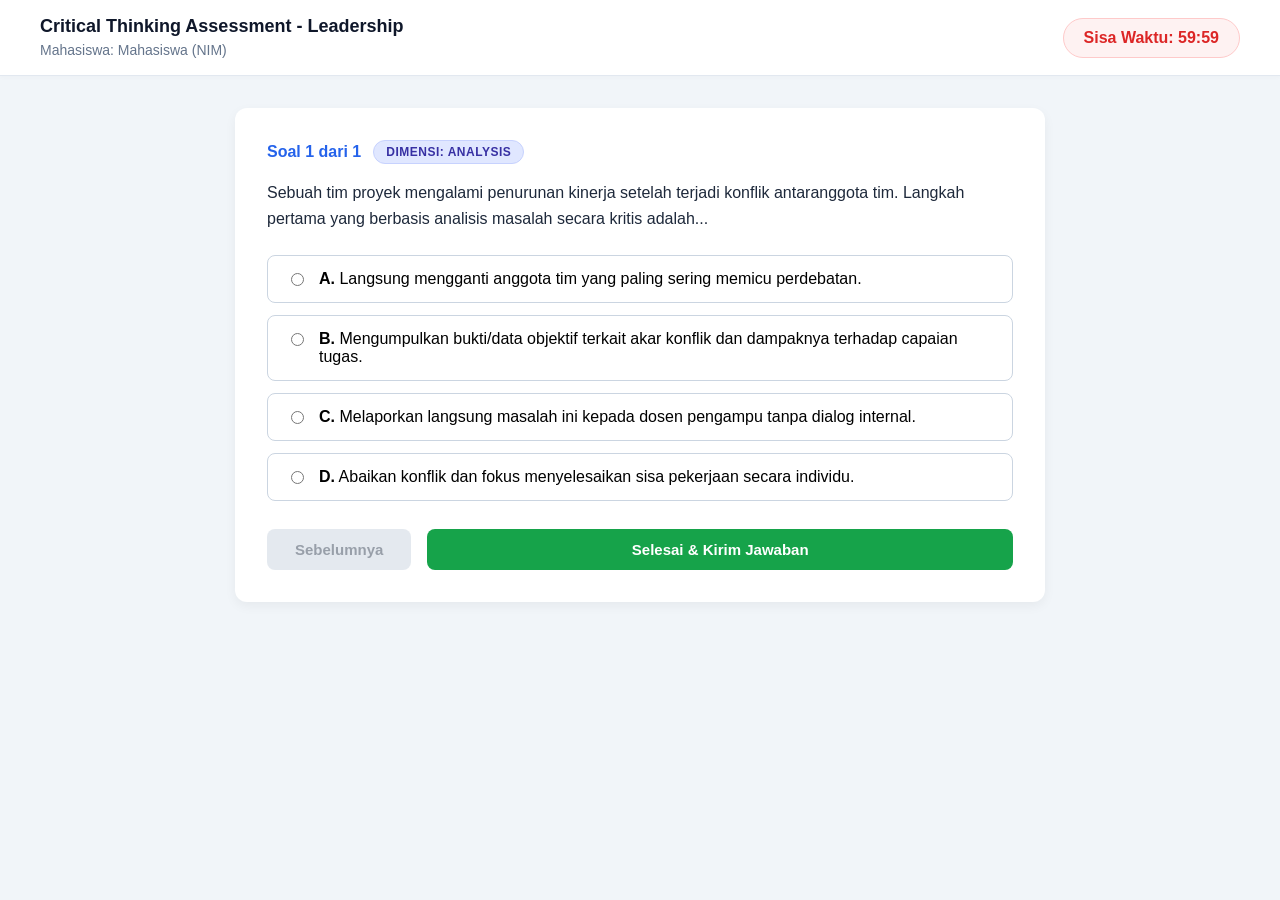
<file: ujian.html>
<!DOCTYPE html>
<html lang="id">
<head>
  <meta charset="UTF-8">
  <meta name="viewport" content="width=device-width, initial-scale=1.0">
  <title>Lembar Ujian - CBT UNIMED</title>
  <style>
    * { box-sizing: border-box; }
    body { background-color: #f1f5f9; margin: 0; padding: 0; font-family: 'Segoe UI', Tahoma, Geneva, Verdana, sans-serif; }
    
    .exam-header { 
      background: #ffffff; 
      border-bottom: 1px solid #e2e8f0; 
      padding: 16px 40px; 
      display: flex; 
      justify-content: space-between; 
      align-items: center; 
      box-shadow: 0 2px 4px rgba(0,0,0,0.02);
    }
    
    .exam-container { max-width: 850px; margin: 32px auto; padding: 0 20px; }
    
    .timer-badge { 
      background: #fef2f2; 
      color: #dc2626; 
      border: 1px solid #fecaca; 
      padding: 10px 20px; 
      border-radius: 30px; 
      font-weight: 700; 
      font-size: 16px; 
    }
    
    .question-card { background: #ffffff; border-radius: 12px; padding: 32px; box-shadow: 0 4px 12px rgba(0,0,0,0.05); }
    
    .question-header-row {
      display: flex;
      align-items: center;
      gap: 12px;
      margin-bottom: 16px;
      flex-wrap: wrap;
    }

    .question-num {
      color: #2563eb;
      margin: 0;
      font-size: 16px;
      font-weight: 700;
    }

    .facione-badge {
      background-color: #e0e7ff;
      color: #3730a3;
      border: 1px solid #c7d2fe;
      padding: 4px 12px;
      border-radius: 20px;
      font-size: 12px;
      font-weight: 700;
      letter-spacing: 0.5px;
      text-transform: uppercase;
      display: inline-block;
    }
    
    .option-item { 
      border: 1px solid #cbd5e1; 
      border-radius: 8px; 
      padding: 14px 18px; 
      margin-bottom: 12px; 
      cursor: pointer; 
      display: flex; 
      align-items: flex-start; 
      gap: 12px; 
      transition: background 0.2s, border-color 0.2s; 
    }
    .option-item:hover { border-color: #2563eb; background: #eff6ff; }
    .option-item input { margin-top: 3px; cursor: pointer; }
    
    .nav-buttons { display: flex; justify-content: space-between; margin-top: 28px; gap: 16px; }
    .btn { padding: 12px 28px; border-radius: 8px; font-weight: 600; border: none; cursor: pointer; font-size: 15px; }
    .btn-secondary { background: #cbd5e1; color: #334155; }
    .btn-secondary:disabled { opacity: 0.5; cursor: not-allowed; }
    .btn-primary { background: #2563eb; color: #ffffff; flex-grow: 1; }
    .btn-success { background: #16a34a; color: #ffffff; flex-grow: 1; }
  </style>
</head>
<body>

  <div class="exam-header">
    <div>
      <h3 style="margin: 0 0 4px 0; color: #0f172a; font-size: 18px;">Critical Thinking Assessment - Leadership</h3>
      <span style="color: #64748b; font-size: 14px;" id="studentInfo">Mahasiswa: Loading...</span>
    </div>
    <div class="timer-badge" id="timer">Sisa Waktu: 60:00</div>
  </div>

  <div class="exam-container">
    <div class="question-card">
      <div class="question-header-row">
        <h4 class="question-num" id="questionNum">Soal 1 dari 15</h4>
        <span class="facione-badge" id="facioneDimension" style="display: none;"></span>
      </div>

      <p style="font-size: 16px; line-height: 1.6; color: #1e293b; font-weight: 500; margin-bottom: 24px;" id="questionText">Memuat soal...</p>
      
      <div id="optionsContainer">
        <!-- Pilihan jawaban -->
      </div>

      <div class="nav-buttons">
        <button id="prevBtn" class="btn btn-secondary" onclick="prevQuestion()" disabled>Sebelumnya</button>
        <button id="nextBtn" class="btn btn-primary" onclick="nextQuestion()">Selanjutnya</button>
        <button id="submitBtn" class="btn btn-success" onclick="finishExam()" style="display: none;">Selesai & Kirim Jawaban</button>
      </div>
    </div>
  </div>

  <!-- Script Konfigurasi & Logika Ujian -->
  <script src="./js/config.js"></script>
  <script src="./js/api.js"></script>
  <script src="./js/auth.js"></script>
  <script src="./js/ujian.js"></script>
</body>
</html>
</file>
